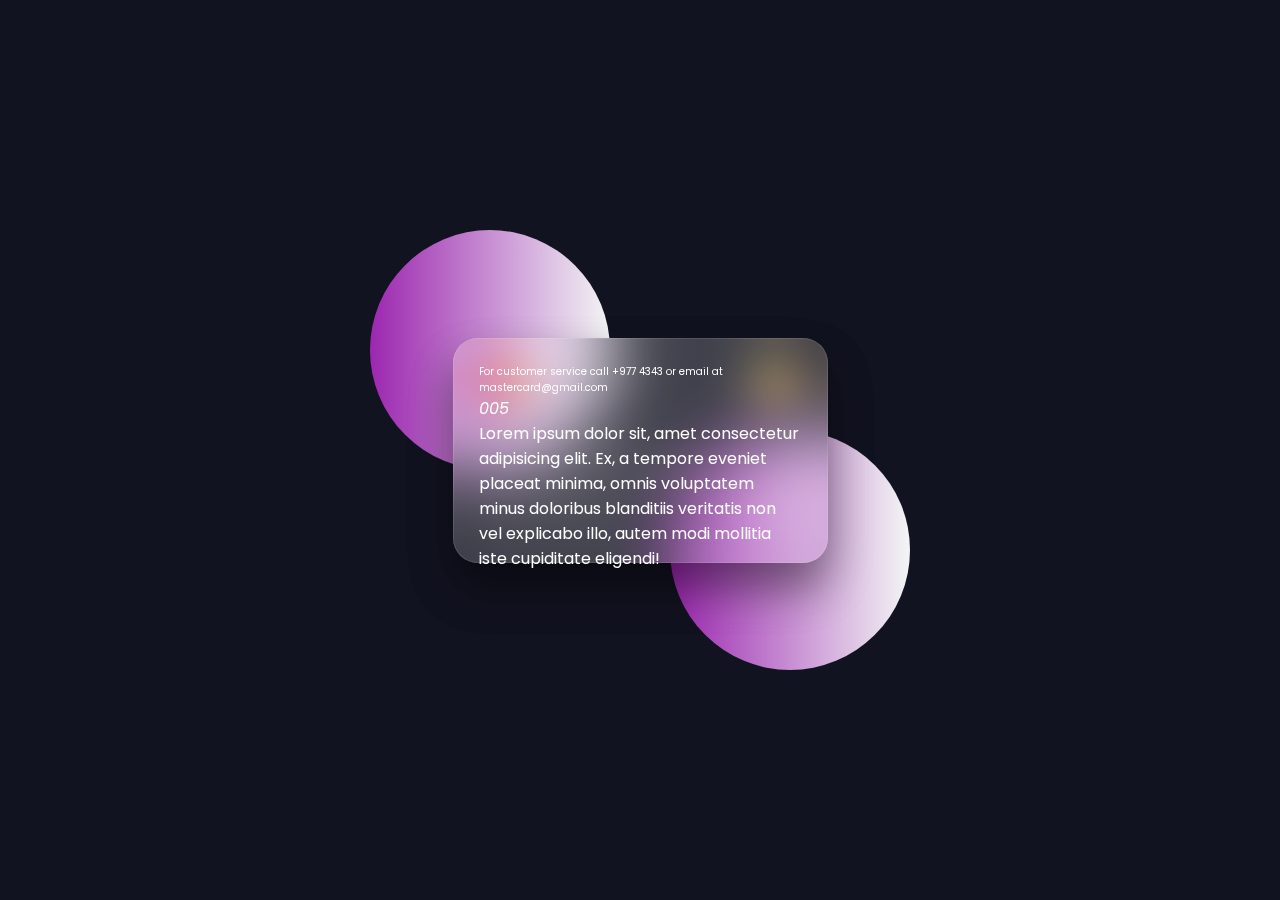
<file: Flipping Card UI Design/index.html>
<!DOCTYPE html>

<html lang="en">

<head>
  <meta charset="UTF-8">
  <meta name="viewport" content="width=device-width, initial-scale=1.0">
  <title>Flipping Card UI Design</title>
  <link rel="stylesheet" href="style.css">
</head>

<body>

  <section>
    <div class="container">
      
      <div class="card front-face">
        <header>
          <span class="logo">
            <img src="images/logo.png" alt="logo">
            <h5>Master Card</h5>
          </span>
          <img class="chip" src="images/chip.png" alt="chip">
        </header>

        <div class="card-details">
          <div class="name-number">
            <h6>Card Number</h6>
            <h5 class="number">8050 2030 3020 5040</h5>
            <h5 class="name">Prem Kumar Shahi</h5>
          </div>

          <div class="valid-date">
            <h6>Valid Thru</h6>
            <h5>05/28</h5>
          </div>
        </div>
      </div>
      
      <div class="card back-face">
        <h6>
          For customer service call +977 4343 or email at mastercard@gmail.com
        </h6>
        <span class="magnetic-stripe"></span>
        <div class="signature"><i>005</i></div>
        <h5>Lorem ipsum dolor sit, amet consectetur adipisicing elit. Ex, a tempore eveniet placeat minima, omnis voluptatem minus doloribus blanditiis veritatis non vel explicabo illo, autem modi mollitia iste cupiditate eligendi!</h5>
      </div>
    </div>
  </section>
</body>
</html>
</file>
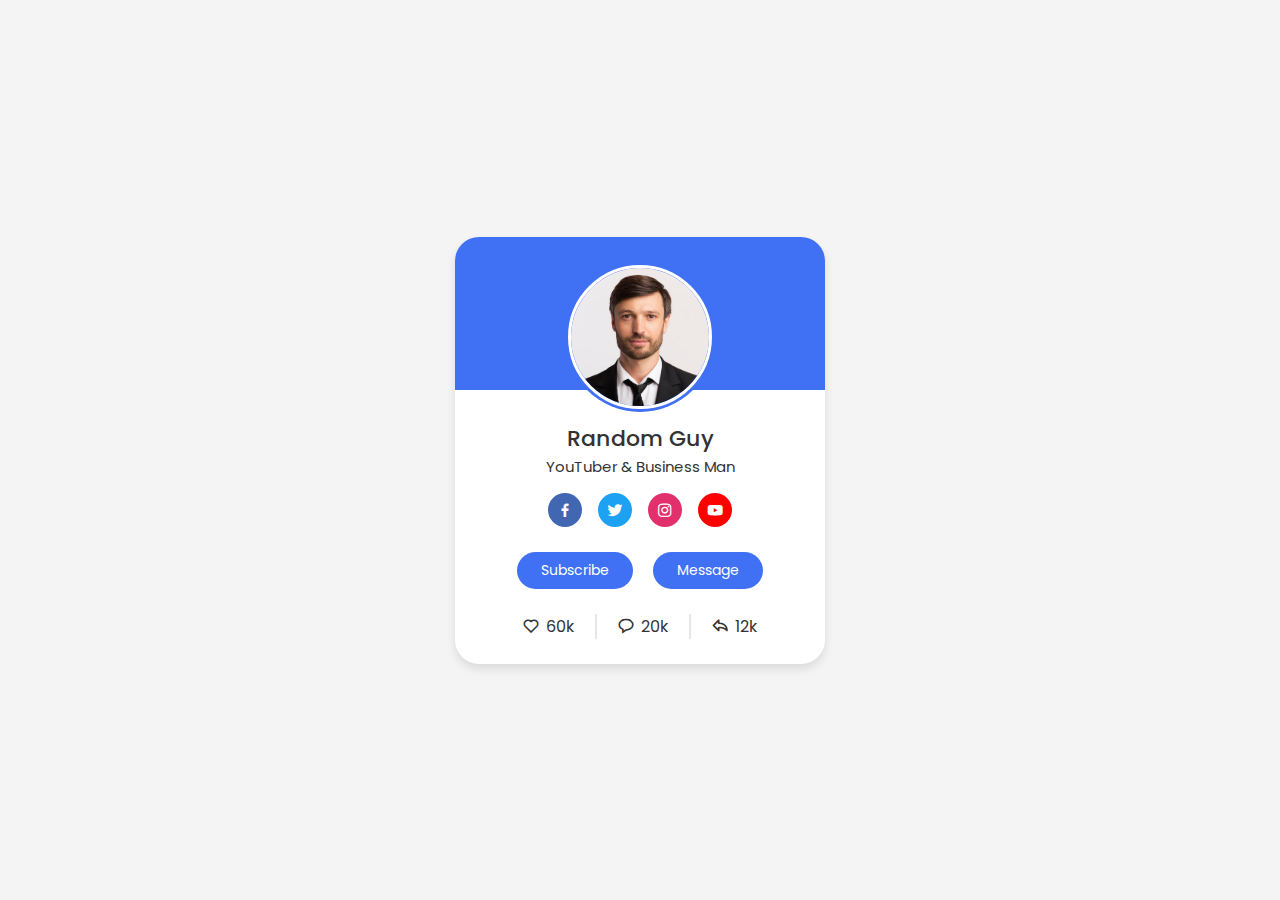
<file: profile-card.html>
<!DOCTYPE html>

<html lang="en">

<head>
  <meta charset="UTF-8">
  <meta name="viewport" content="width=device-width, initial-scale=1.0">
  <title>Profile Card UI Design</title>

  <link rel="stylesheet" href="profile-card.css">

  <link 
  href="https://unpkg.com/boxicons@2.1.2/css/boxicons.min.css"
  rel="stylesheet"
  />

</head>

<body>
  <div class = "profile-card">
    <div class="image">
      <img src="profile.jpg" alt="" class="profile-img" />
    </div>
    <div class="text-data">
      <span class="name">Random Guy</span>
      <span class="job">YouTuber & Business Man</span> 
    </div>

    <div class="media-buttons">
      <a href="#" style="background:#4267b2" class="link">
        <i class="bx bxl-facebook"></i>
      </a>
      <a href="#" style="background:#1da1f2" class="link">
        <i class="bx bxl-twitter"></i>
      </a>
      <a href="#" style="background: #e1306c" class="link">
        <i class="bx bxl-instagram"></i>
      </a>
      <a href="#" style="background: #ff0000" class="link">
        <i class="bx bxl-youtube"></i>
      </a>
    </div>

    <div class="buttons">
      <button class="button">Subscribe</button>
      <button class="button">Message</button>
    </div>

    <div class="analytics">
      <div class="data">
        <i class="bx bx-heart"></i>
        <span class="number">60k</span>
      </div>
      <div class="data">
        <i class="bx bx-message-rounded"></i>
        <span class="number">20k</span>
      </div>
      <div class="data">
        <i class="bx bx-share"></i>
        <span class="number">12k</span>
      </div>
    </div>
  </div>


  
</body>
</html>
</file>
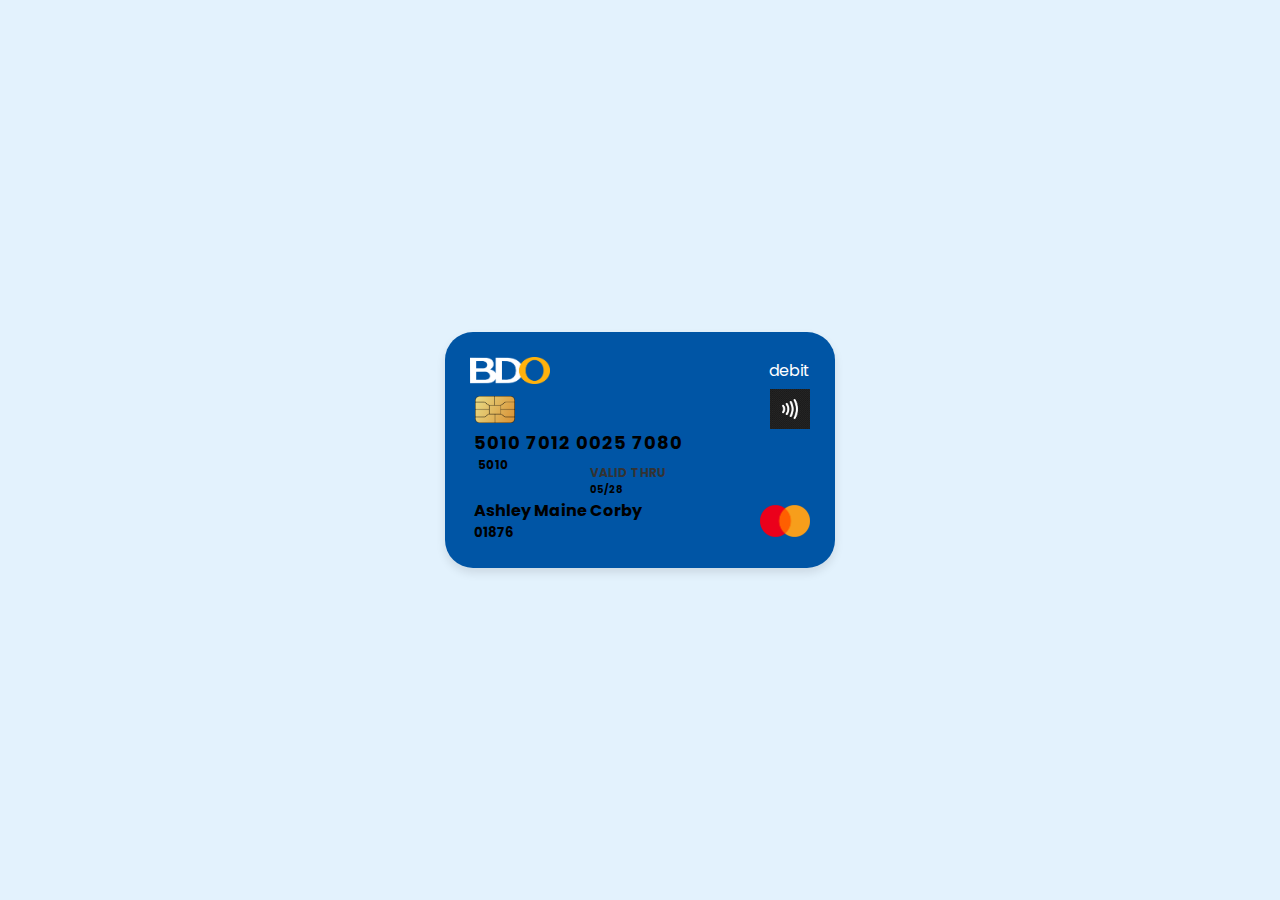
<file: Flipping Card UI Design/bdo-debit-card.html>
<!DOCTYPE html>

<html lang="en">

<head>
  <meta charset="UTF-8">
  <meta name="viewport" content="width=device-width, initial-scale=1.0">
  <title>BDO Debit Card Ui Design</title>
  <link rel="stylesheet" href="bdo-debit-card.css">
</head>
<body>
  <div class="container">

    <header>
      <span class="logo">
        <img src="images/bdo-logo.png" alt="">
      </span>
      <h5>debit</h5>
    </header>

    <div class="middle-section">
      <div class="chip-container">
        <img class="chip" src="images/chip.png" alt="">
      </div>

      <div class="contactless">
        <img src="images/contactless.png" alt="">
      </div>
    </div>

    <div class="card-deatils">

      <div class="debit-number">
        <h5 class="number">5010 7012 0025 7080</h5>
        <h5 class="card-num-preview">5010</h4>
      </div>
      
      <div class="valid-date">
        <h6 class="valid-thru">VALID THRU</h6>
        <h5 class="date">05/28</h5>
      </div>

      <div class="name-code-logo">
        <div class="name-code">
          <h5 class="name">Ashley Maine Corby</h5>
          <h5 class="code">01876</h5>
        </div>
        <img class="logo-bank" src="images/logo.png" alt="">
      </div>


        
    </div>

  </div>
  
</body>
</html>
</file>
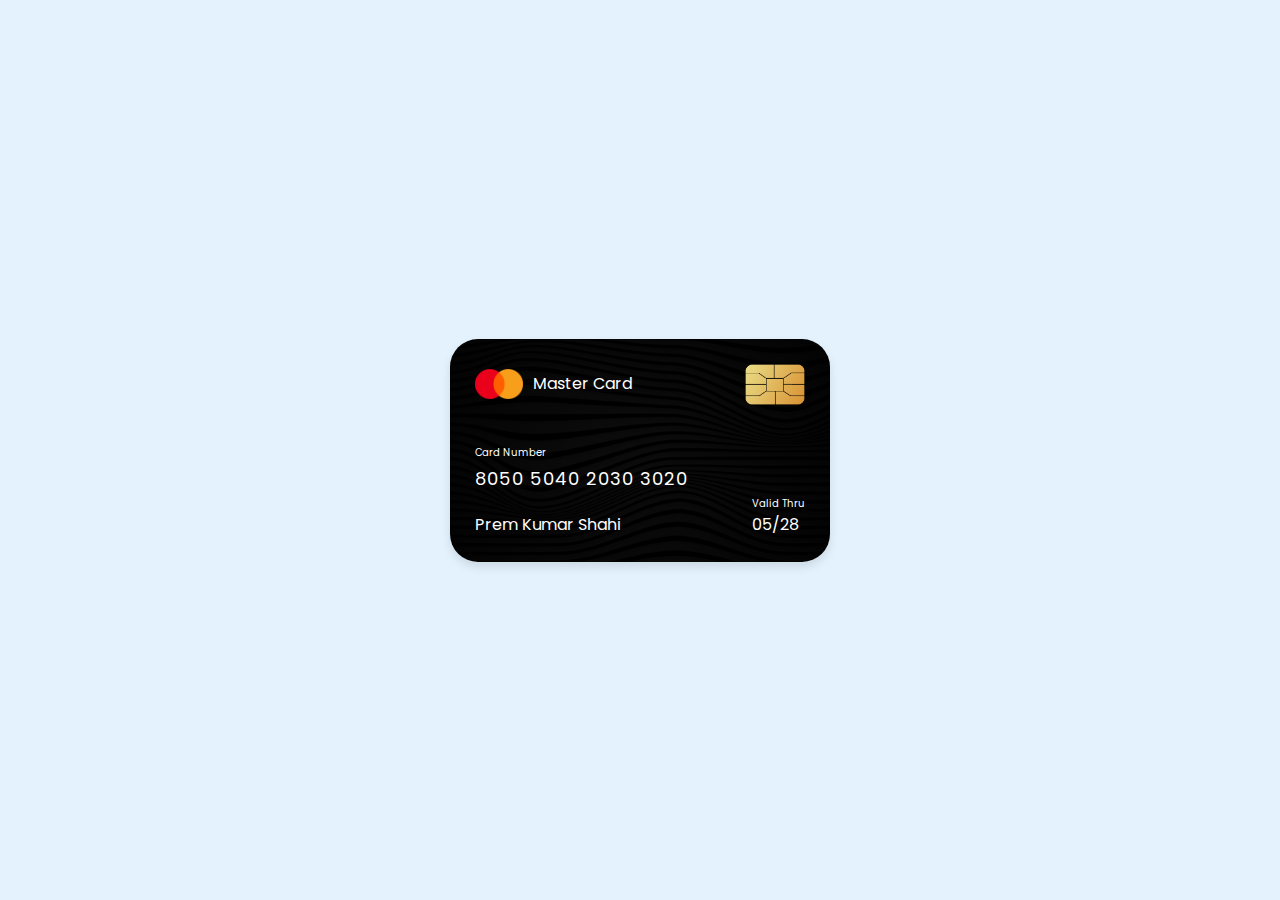
<file: Flipping Card UI Design/credit-card.html>
<!DOCTYPE html>

<html lang="en">

<head>
  <meta charset="UTF-8">
  <meta name="viewport" content="width=device-width, initial-scale=1.0">
  <title>Credit  Ui Design</title>
  <link rel="stylesheet" href="credit-card.css">
</head>

<body>
  <div class="container">

    <header>
      <span class="logo">
        <img src="images/logo.png" alt="">
        <h5>Master Card</h5>
      </span>
      <img class="chip" src="images/chip.png" alt="">
    </header>

    <div class="card-details">

      <div class="name-number">
        <h6>Card Number</h6>
        <h5 class="number">8050 5040 2030 3020</h5>
        <h5 class="name">Prem Kumar Shahi</h5>
      </div>

      <div class="valid-date">
        <h6>Valid Thru</h6>
        <h5>05/28</h5>
      </div>

    </div>
  </div>
</body>
</html>
</file>
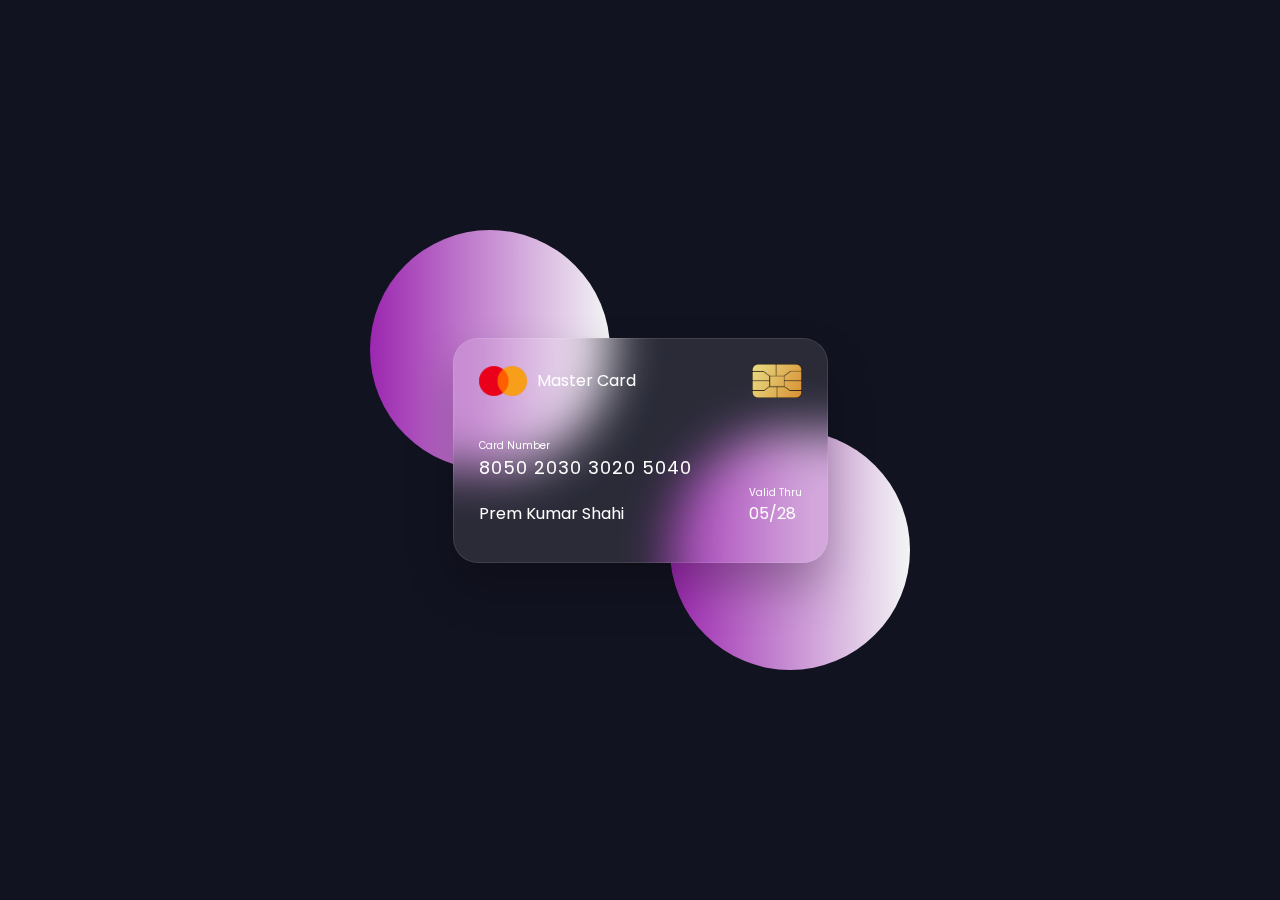
<file: Flipping Card UI Design/flipCard.html>
<!DOCTYPE html>

<html lang="en">

<head>
  <meta charset="UTF-8">
  <meta name="viewport" content="width=device-width, initial-scale=1.0">
  <title>Flipping Card UI Design</title>
  <link rel="stylesheet" href="flipCard.css">
</head>

<body>

  <section>
    <div class="container">
      
      <div class="card front-face">
        <header>
          <span class="logo">
            <img src="images/logo.png" alt="logo">
            <h5>Master Card</h5>
          </span>
          <img class="chip" src="images/chip.png" alt="chip">
        </header>

        <div class="card-details">
          <div class="name-number">
            <h6>Card Number</h6>
            <h5 class="number">8050 2030 3020 5040</h5>
            <h5 class="name">Prem Kumar Shahi</h5>
          </div>

          <div class="valid-date">
            <h6>Valid Thru</h6>
            <h5>05/28</h5>
          </div>
        </div>
      </div>
      
      <div class="card back-face">
        <h6>
          For customer service call +977 4343 or email at mastercard@gmail.com
        </h6>
        <span class="magnetic-stripe"></span>
        <div class="signature"><i>005</i></div>
        <h5>Lorem ipsum dolor sit, amet consectetur adipisicing elit. Ex, a tempore eveniet placeat minima, omnis voluptatem minus doloribus blanditiis veritatis non vel explicabo illo, autem modi mollitia iste cupiditate eligendi!</h5>
      </div>
    </div>
  </section>
</body>
</html>
</file>
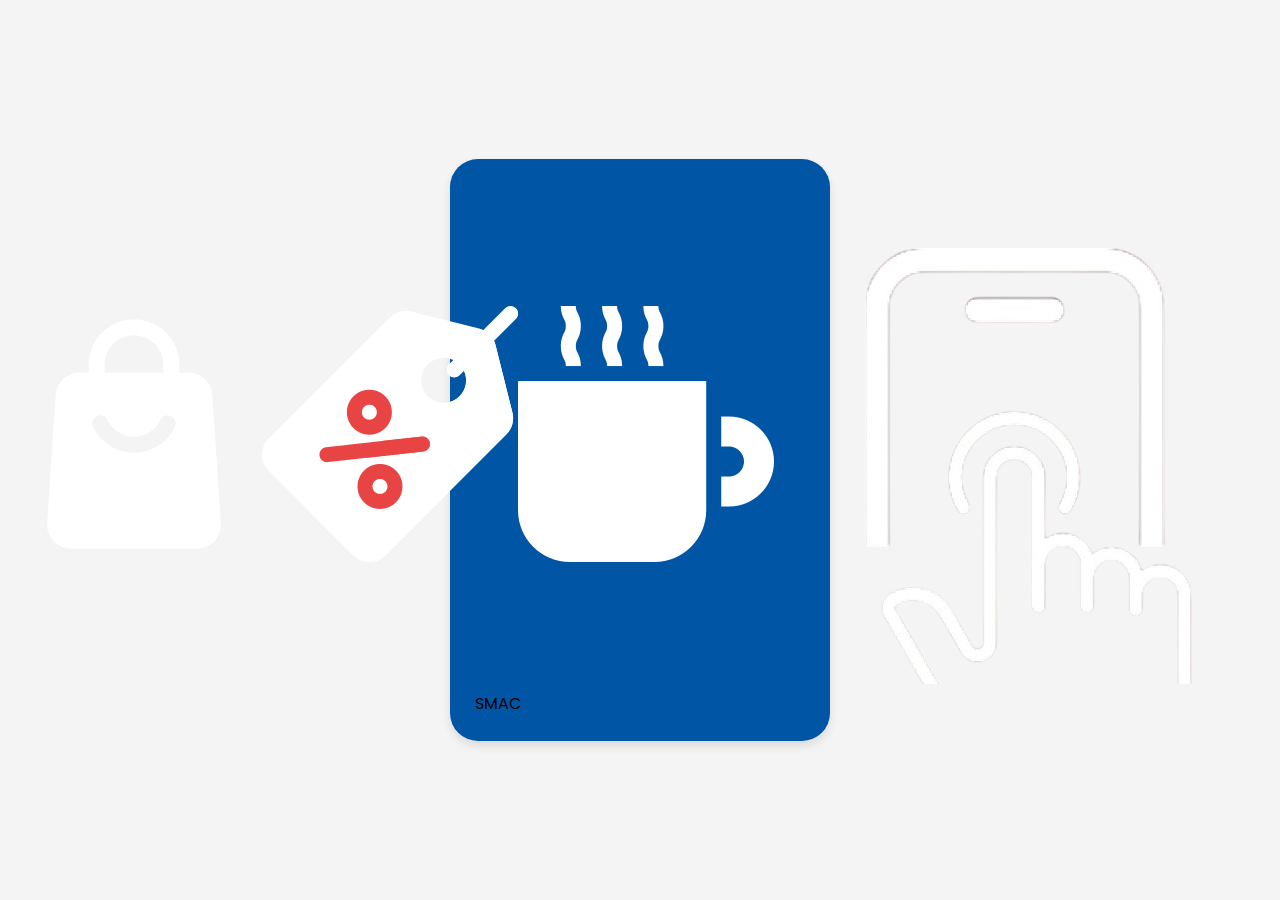
<file: Flipping Card UI Design/smac-card.html>
<!DOCTYPE html>

<html lang="en">
<head>
  <meta charset="UTF-8">
  <meta name="viewport" content="width=device-width, initial-scale=1.0">
  <title>Sm Card</title>
  <link rel="stylesheet" href="smac-card.css">
  <link href="https://fonts.googleapis.com/css2?family=Material+Symbols+Outlined" rel="stylesheet">

</head>

<body>

  <div class="container">

    <div class="icons">
      <div class="icon-circle icon-circle-blue">
        <img src="images/shopping-bag.png" alt="Shopping Bag">
      </div>

      <div class="icon-circle icon-circle-red">
        <img src="images/tag.png" alt="Discount Tag">
      </div>

      <div class="icon-circle icon-circle-pink">
        <img src="images/coffee-mug.png" alt="Coffee Mug">
      </div>

      <div class="icon-circle icon-circle-yellow">
        <img src="images/phone.png" alt="Phone">
      </div>
    </div>
    <div class="name">SMAC</div>
  </div>

</body>
</html>
</file>
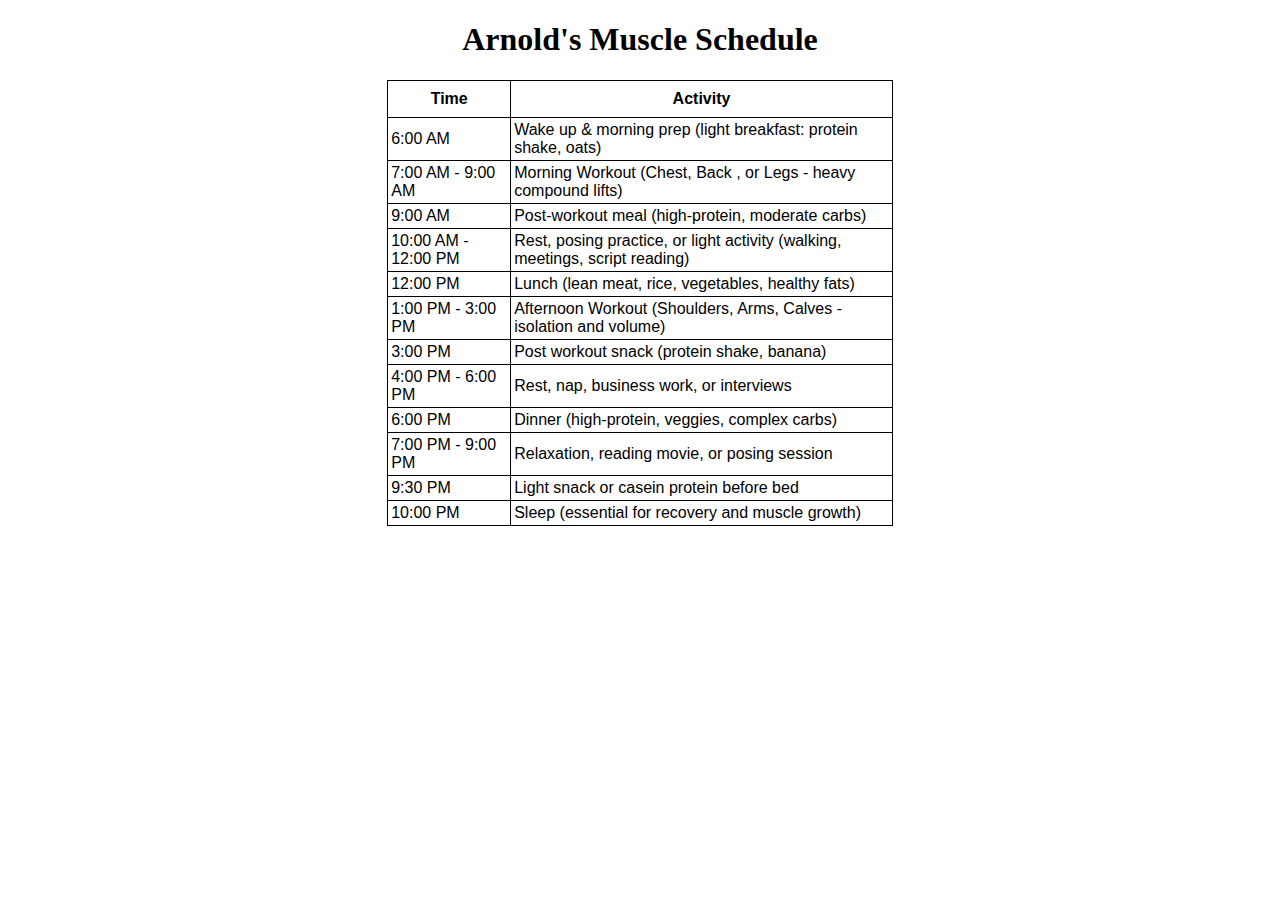
<file: HTML PROJECTS/arnold-muscle-schedule.html>
<!DOCTYPE html>

<html lang="en">

<head>
  <meta charset="UTF-8">
  <meta name="viewport" content="width=device-width, initial-scale=1.0">
  <title>Arnold Muscle Schedule</title>
  <link rel="stylesheet" href="arnold-muscle-schedule.css">
</head>

<body>
  <h1>Arnold's Muscle Schedule</h1>

  <table>

    <tr>
      <th>Time</th>
      <th>Activity</th>
    </tr>

    <tr>
      <td>6:00 AM</td>
      <td>Wake up & morning prep &#40;light breakfast: protein shake, oats&#41;</td>
    </tr>
    
    <tr>
      <td>7:00 AM &dash; 9:00 AM</td>
      <td>Morning Workout &#40;Chest, Back , or Legs &dash; heavy compound lifts&#41;</td>
    </tr>

    <tr>
      <td>9:00 AM</td>
      <td>Post&dash;workout meal &#40;high&dash;protein, moderate carbs&#41;</td>
    </tr>

    <tr>
      <td>10:00 AM &dash; 12:00 PM</td>
      <td>Rest, posing practice, or light activity &#40;walking, meetings, script reading&#41;</td>
    </tr>

    <tr>
      <td>12:00 PM</td>
      <td>Lunch &#40;lean meat, rice, vegetables, healthy fats&#41;</td>
    </tr>

    <tr>
      <td>1:00 PM &dash; 3:00 PM</td>
      <td>Afternoon Workout &#40;Shoulders, Arms, Calves &hyphen; isolation and volume&#41;</td>
    </tr>

    <tr>
      <td>3:00 PM</td>
      <td>Post workout snack &#40;protein shake, banana&#41;</td>
    </tr>

    <tr>
      <td>4:00 PM &dash; 6:00 PM</td>
      <td>Rest, nap, business work, or interviews</td>
    </tr>

    <tr>
      <td>6:00 PM</td>
      <td>Dinner &#40;high&dash;protein, veggies, complex carbs&#41;</td>
    </tr>

    <tr>
      <td>7:00 PM &dash; 9:00 PM</td>
      <td>Relaxation, reading movie, or posing session</td>
    </tr>

    <tr>
      <td>9:30 PM</td>
      <td>Light snack or casein protein before bed</td>
    </tr>
    
    <tr>
      <td>10:00 PM</td>
      <td>Sleep &#40;essential for recovery and muscle growth&#41;</td>
    </tr>
    
  </table>
</body>
</html>
</file>
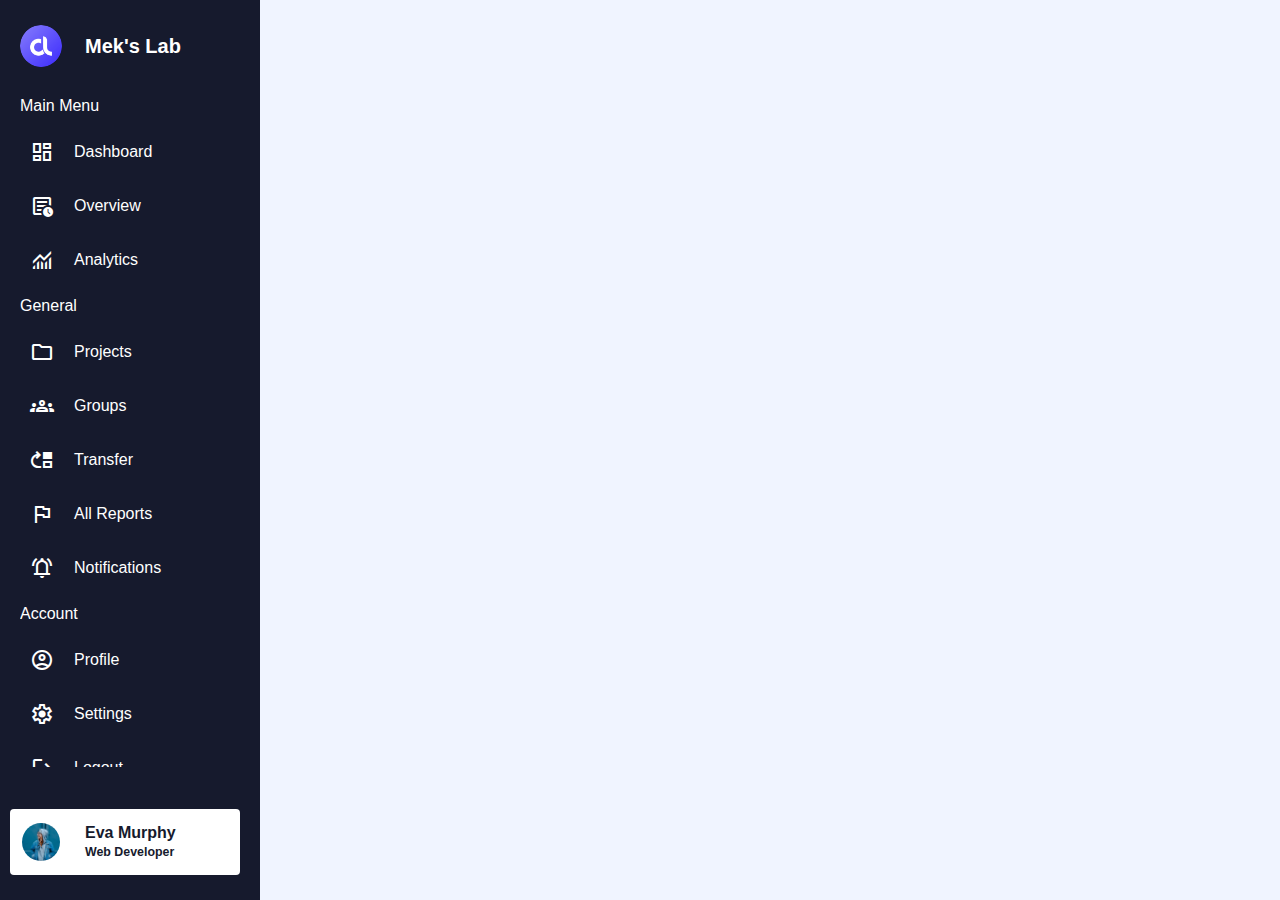
<file: Sidebar Menu HTML/side-nav.html>
<!DOCTYPE html>

<html lang="en">
<head>
  <meta charset="UTF-8">
  <meta name="viewport" content="width=device-width, initial-scale=1.0">
  <title>Responsive Sidebar Menu</title>
  <link rel="stylesheet" href="side-nav.css">

    <link rel="stylesheet" href="https://fonts.googleapis.com/css2?family=Material+Symbols+Outlined:opsz,wght,FILL,GRAD@20..48,100..700,0..1,-50..200&icons=dashboard,overview,monitoring,folder,groups,move_up,flag,notifications_active,account_circle,settings,logout" />

</head>

<body>

  <aside class="sidebar">

    <div class="sidebar-header">
      <img src="images/logo.png" alt="logo">
      <h2>Mek's Lab</h2>
    </div>

    <ul class="sidebar-links">
      <h4>
        <span>Main Menu</span>
        <div class="menu-separator"></div>
      </h4>
      <li>
        <a href="#">
          <span class="material-symbols-outlined">
            dashboard
          </span>Dashboard</a>
      </li>
      <li>
        <a href="#">
          <span class="material-symbols-outlined">
            overview
          </span>Overview</a>
      </li>
      <li>
        <a href="#"><span class="material-symbols-outlined">
            monitoring
          </span>Analytics</a>
      </li>
      <h4>
        <span>General</span>
        <div class="menu-separator"></div>
      </h4>
      <li>
        <a href="#">
          <span class="material-symbols-outlined">
            folder
          </span>Projects</a>
      </li>
      <li>
        <a href="#">
          <span class="material-symbols-outlined">
            groups
          </span>Groups</a>
      </li>
      <li>
        <a href="#">
          <span class="material-symbols-outlined">
            move_up
          </span>Transfer</a>
      </li>
      <li>
        <a href="#">
          <span class="material-symbols-outlined">
            flag
          </span>All Reports</a>
      </li>
      <li>
        <a href="#">
          <span class="material-symbols-outlined">
            notifications_active
          </span>Notifications</a>
      </li>
      <h4>
        <span>Account</span>
        <div class="menu-separator"></div>
      </h4>
      <li>
        <a href="#">
          <span class="material-symbols-outlined">
            account_circle
          </span>Profile</a>
      </li>
      <li>
        <a href="#">
          <span class="material-symbols-outlined">
            Settings
          </span>Settings</a>
      </li>
      <li>
        <a href="#">
          <span class="material-symbols-outlined">
            logout
          </span>Logout</a>
      </li>
    </ul>

    <div class="user-account">
      <div class="user-profile">
        <img src="images/profile-img.jpg" alt="profile-img">
        <div class="user-detail">
          <h3>Eva Murphy</h3>
          <span>Web Developer</span>
        </div>
      </div>
    </div>

  </aside>
</body>
</html>
</file>
<file: Flipping Card UI Design/style.css>
@import url("https://fonts.googleapis.com/css2?family=Poppins:wght@300;400;500;600&display=swap");


* {
  margin: 0;
  padding: 0;
  box-sizing: border-box;
  font-family: 'Poppins', sans-serif;
}

section {
  position: relative;
  min-height: 100vh;
  width: 100%;
  background-color: #121321;
  display: flex;
  align-items: center;
  justify-content: center;
  color: #fff;
}


section::before {
  content: "";
  position: absolute;
  height: 240px;
  width: 240px;
  border-radius: 50%;
  transform: translate(-150px, -100px);
  background: linear-gradient(90deg,#9c27b0,#f3f5f5);
}

section::after {
  content: "";
  position: absolute;
  height: 240px;
  width: 240px;
  border-radius: 50%;
  transform: translate(150px, 100px);
  background: linear-gradient(90deg,#9c27b0,#f3f5f5);
}

.container {
  position: relative;
  height: 225px;
  width: 375px;
  z-index: 100;
}

.container .card {
  position: absolute;
  height: 100%;
  width: 100%;
  padding: 25px;
  border-radius: 25px;
  backdrop-filter: blur(25px);
  background: rgba(255, 255, 255, 0.1);
  box-shadow: 0 25px 45px rgba(0, 0, 0, 0.25);
  border: 1px solid rgba(255, 255, 255, 0.1);
}

.front-face header,
.front-face .logo {
  display: flex;
  align-items: center;
}

.front-face header {
  justify-content: space-between;
}
.front-face .logo img {
  width: 48px;
  margin-right: 10px;
}

h5{
  font-size: 16px;
  font-weight: 400;
}

.front-face .chip {
  width: 50px;
}

.front-face .card-details {
  display: flex;
  margin-top: 40px;
  align-items: flex-end;
  justify-content: space-between;
}

h6 {
  font-size: 10px;
  font-weight: 400;
}

h5.number {
  font-size: 18px;
  letter-spacing: 1px;
}

h5.name {
  margin-top: 20px;
}
</file>
<file: profile-card.css>
@import url('https://fonts.googleapis.com/css2?family=Poppins:ital,wght@0,100;0,200;0,300;0,400;0,500;0,600;0,700;0,800;0,900;1,100;1,200;1,300;1,400;1,500;1,600;1,700;1,800;1,900&display=swap');

* {
  margin: 0;
  padding: 0;
  box-sizing: border-box;
  font-family: "Poppins", sans-serif;
}

body{
  height: 100vh;
  display: flex;
  align-items: center;
  justify-content: center;
  background-color: #f4f4f4;
}

.profile-card{
  display: flex;
  flex-direction: column;
  align-items: center;
  max-width: 370px;
  width: 100%;
  background: #fff;
  border-radius: 24px;
  padding: 25px;
  box-shadow: 0 5px 10px rgba(0, 0, 0, 0.1);
  position: relative;
}

.profile-card::before{
  content: "";
  position: absolute;
  top: 0;
  left: 0;
  height: 36%;
  width: 100%;
  border-radius: 24px 24px 0 0;
  background-color: #4070f4;
}

.image {
  position: relative;
  height: 150px;
  width: 150px;
  border-radius: 50%;
  background-color: #4070f4;
  padding: 3px;
  margin-bottom: 10px;
}

.image .profile-img {
  height: 100%;
  width: 100%;
  object-fit: cover;
  border-radius: 50%;
  border: 3px solid #fff;
}

.profile-card .text-data {
  display: flex;
  flex-direction: column;
  align-items: center;
  color: #333;
}

.text-data .name{
  font-size: 22px;
  font-weight: 500;
}

.text-data .job{
  font-size: 15px;
  font-weight: 400;
}

.profile-card  .media-buttons{
  display: flex;
  align-items: center;
  margin-top: 15px;
}

.media-buttons .link {
  display: flex;
  align-items: center;
  justify-content: center;
  color: #fff;
  font-size: 18px;
  height: 34px;
  width: 34px;
  border-radius: 50%;
  margin: 0 8px;
  background-color: #4070f4;
  text-decoration: none;
}

.profile-card .buttons {
  display: flex;
  align-items: center;
  margin-top: 25px;
}

.buttons .button{
  color: #fff;
  font-size: 14px;
  font-weight: 400;
  border: none;
  border-radius: 24px;
  margin: 0 10px;
  padding: 8px 24px;
  background-color:#4070f4;
  cursor: pointer;
  transition: all 0.3s ease;
}

.buttons .button:hover {
  background-color: #0e4bf1;
}

.profile-card .analytics {
  display: flex;
  align-items: center;
  margin-top: 25px;
}

.analytics .data {
  display: flex;
  align-items: center;
  color: #333;
  padding: 0 20px;
  border-right: 2px solid #e7e7e7;
}

.data i {
  font-size: 18px;
  margin-right: 6px;
}

.data:last-child {
  border-right: none;
}
</file>
<file: Flipping Card UI Design/bdo-debit-card.css>
@import url('https://fonts.googleapis.com/css2?family=Poppins:wght@300;400;500;600&display=swap');

* {
  margin: 0;
  padding: 0;
  box-sizing: border-box;
  font-family: "Poppins", sans-serif;
}

body {
  min-height: 100vh;
  display: flex;
  align-items: center;
  justify-content: center;
  background: #e3f2fd;
}

.container {
  position: relative;
  background-color: #0055A5;
  padding: 25px;
  border-radius: 28px;
  max-width: 390px;
  width: 100%;
  box-shadow: 0 5px 10px rgba(0, 0, 0, 0.1);
}

/* Header Section */
header, 
.logo {
  display: flex;
  align-items: center;
  justify-content: space-between;
}

.logo img {
  width: 80px;
}

header h5 {
  font-size: 16px;
  font-weight: 400;
  color: white;
}

/* Middle Section */
.container .middle-section {
  margin-top: 5px;
  display: flex;
  align-items: center;
  justify-content:  space-between;
}

.middle-section .chip-container {
  width: 70px;
  height: 40px;
  background: rgba(0, 85, 165, 0.1);
  display: flex;
  align-items: center;
  justify-content: flex-start;
}

middle-section,
.chip-container .chip {
  width: 40px;
  margin-left: 5px;
}

.middle-section .contactless {
  width: 70px;
  height: 40px;
  background: rgba(0, 85, 165, 0.1);
  display: flex;
  align-items: center;
  justify-content: flex-end;
}

.contactless img {
  width: 40px;
  background-color: transparent;
}

/* Card Details Section */
.container .card-details {
  display: flex;
  align-items: center;
  justify-content: center;
}

h5.number {
  margin-left: 4px;
  font-size: 18px;
  letter-spacing: 1px;
}

h5.card-num-preview {
  margin-left: 8px;
  font-size: 12px;
}

h6.valid-thru {
  margin-top: -10px;
  color: #333333;
  font-size: 12px;
}

h5.date {
  font-size: 10px;
}

h6.valid-thru, h5.date {
  margin-left: 120px;
}

h5.name {
  font-size: 16px;
}

h5.name, h5.code {
  margin-left: 4px;
}
img.logo-bank {
  width: 50px;
}

.container .name-code-logo {
  display: flex;
  align-items: center;
  justify-content: space-between;
}
</file>
<file: Flipping Card UI Design/credit-card.css>
@import url('https://fonts.googleapis.com/css2?family=Poppins:wght@300;400;500;600&display=swap');

/* 1st step*/
* {
  margin: 0;
  padding: 0;
  box-sizing: border-box;
  font-family: "Poppins", sans-serif;
}

/* 2nd step */
body {
  min-height: 100vh;
  display: flex;
  align-items: center;
  justify-content: center;
  background: #e3f2fd;
}

/* 3rd step */
.container {
  position: relative;
  background-image: url("images/bg.png");
  background-size: cover;
  padding: 25px;
  border-radius: 28px;
  max-width: 380px;
  width: 100%;
  box-shadow: 0 5px 10px rgba(0, 0, 0, 0.1);
}

header,
.logo{
  display: flex;
  align-items: center;
  justify-content: space-between;
}


.logo img {
  width: 48px;
  margin-right: 10px;
}

h5 {
  font-size: 16px;
  font-weight: 400;
  color: #fff;
}

header .chip {
  width: 60px;
}

/* CARD DETAILS */

/*Card number and Valid Thru*/
h6 {
  color: #fff;
  font-size: 10px;
  font-weight: 400;
}

/*Number*/
h5.number {
  margin-top: 4px;
  font-size: 18px;
  letter-spacing: 1px;
}

/*Name*/
h5.name {
  margin-top: 20px;
}

.container .card-details {
  margin-top: 40px;
  display:flex;
  justify-content: space-between;
  align-items: flex-end;
}
</file>
<file: Flipping Card UI Design/flipCard.css>
@import url("https://fonts.googleapis.com/css2?family=Poppins:wght@300;400;500;600&display=swap");


* {
  margin: 0;
  padding: 0;
  box-sizing: border-box;
  font-family: 'Poppins', sans-serif;
}

section {
  position: relative;
  min-height: 100vh;
  width: 100%;
  background-color: #121321;
  display: flex;
  align-items: center;
  justify-content: center;
  color: #fff;
  perspective: 1000px;
}


section::before {
  content: "";
  position: absolute;
  height: 240px;
  width: 240px;
  border-radius: 50%;
  transform: translate(-150px, -100px);
  background: linear-gradient(90deg,#9c27b0,#f3f5f5);
}

section::after {
  content: "";
  position: absolute;
  height: 240px;
  width: 240px;
  border-radius: 50%;
  transform: translate(150px, 100px);
  background: linear-gradient(90deg,#9c27b0,#f3f5f5);
}

.container {
  position: relative;
  height: 225px;
  width: 375px;
  z-index: 100;
  transition: 0.6s;
  transform-style: preserve-3d;
}

.container:hover {
  transform: rotateY(180deg);
}

.container .card {
  position: absolute;
  height: 100%;
  width: 100%;
  padding: 25px;
  border-radius: 25px;
  backdrop-filter: blur(25px);
  background: rgba(255, 255, 255, 0.1);
  box-shadow: 0 25px 45px rgba(0, 0, 0, 0.25);
  border: 1px solid rgba(255, 255, 255, 0.1);
  backface-visibility: hidden;
}

.front-face header,
.front-face .logo {
  display: flex;
  align-items: center;
}

.front-face header {
  justify-content: space-between;
}
.front-face .logo img {
  width: 48px;
  margin-right: 10px;
}

h5{
  font-size: 16px;
  font-weight: 400;
}

.front-face .chip {
  width: 50px;
}

.front-face .card-details {
  display: flex;
  margin-top: 40px;
  align-items: flex-end;
  justify-content: space-between;
}

h6 {
  font-size: 10px;
  font-weight: 400;
}

h5.number {
  font-size: 18px;
  letter-spacing: 1px;
}

h5.name {
  margin-top: 20px;
}

.card.back-face {
  border:none;
  padding: 15px 25px 25px 25px;
  transform: rotateY(180deg);
}

.card.back-face h6 {
  font-size: 8px;
}

.card.back-face .magnetic-stripe {
  position: absolute;
  top: 40px;
  left: 0;
  height: 45px;
  width: 100%;
  background: #000;
}

.card.back-face .signature {
  display: flex;
  justify-content: flex-end;
  align-items: center;
  margin-top: 80px;
  height: 40px;
  width: 85%;
  border-radius: 6px;
  background: repeating-linear-gradient(
    #fff,
    #fff 3px,
    #efefef 0px,
    #efefef 9px
  );
}

.signature i {
  color: #000;
  font-size: 12px;
  padding: 4px 6px;
  border-radius: 4px;
  background-color: #fff;
  margin-right: -30px;
  z-index: -1;
}

.card.back-face h5 {
  font-size: 8px;
  margin-top: 15px;

}
</file>
<file: Flipping Card UI Design/smac-card.css>
@import url('https://fonts.googleapis.com/css2?family=Poppins:ital,wght@0,100;0,200;0,300;0,400;0,500;0,600;0,700;0,800;0,900;1,100;1,200;1,300;1,400;1,500;1,600;1,700;1,800;1,900&display=swap');

* {
  margin: 0;
  padding: 0;
  box-sizing: border-box;
  font-family: 'Poppins', sans-serif;
}

body {
  min-height: 100vh;
  display: flex;
  align-items: center;
  justify-content: center;
  background: #f4f4f4;
}

.container {
  position: relative;
  background-color: #0055A5;
  padding: 25px;
  border-radius: 28px;
  max-width: 380px;
  width: 100%;
  box-shadow: 0 5px 10px rgba(0, 0, 0, 0.1);
}

/*ICONS CONTAINER*/
.container .icons {
  display: flex;
  align-items: center;
  justify-content: center;
}
</file>
<file: HTML PROJECTS/arnold-muscle-schedule.css>
h1{
  text-align: center;
}

table, th, td {
  font-family: Arial, Helsssvetica, sans-serif;
  border: 1px solid black;
  padding: 3px;
  border-collapse: collapse;
}

table {
  margin: auto;
  height: 60%;
  width: 40%;

}

th {
  height: 30px;
}

td{
  text-align:left;
  
}
</file>
<file: Sidebar Menu HTML/side-nav.css>
* {
  margin: 0;
  padding: 0;
  box-sizing: border-box;
  font-family: "Poppins", sans-serif;
}
body {
  min-height: 100vh;
  background: #F0F4FF;
}
.sidebar {
  position: fixed;
  top: 0;
  left: 0;
  height: 100%;
  width: 85px;
  display: flex;
  overflow-x: hidden;
  flex-direction: column;
  background: #161a2d;
  padding: 25px 20px;
  transition: all 0.4s ease;
}
.sidebar:hover {
  width: 260px;
}
.sidebar .sidebar-header {
  display: flex;
  align-items: center;
}
.sidebar .sidebar-header img {
  width: 42px;
  border-radius: 50%;
}
.sidebar .sidebar-header h2 {
  color: #fff;
  font-size: 1.25rem;
  font-weight: 600;
  white-space: nowrap;
  margin-left: 23px;
}
.sidebar-links h4 {
  color: #fff;
  font-weight: 500;
  white-space: nowrap;
  margin: 10px 0;
  position: relative;
}
.sidebar-links h4 span {
  opacity: 0;
}
.sidebar:hover .sidebar-links h4 span {
  opacity: 1;
}
.sidebar-links .menu-separator {
  position: absolute;
  left: 0;
  top: 50%;
  width: 100%;
  height: 1px;
  transform: scaleX(1);
  transform: translateY(-50%);
  background: #4f52ba;
  transform-origin: right;
  transition-delay: 0.2s;
}
.sidebar:hover .sidebar-links .menu-separator {
  transition-delay: 0s;
  transform: scaleX(0);
}
.sidebar-links {
  list-style: none;
  margin-top: 20px;
  height: 80%;
  overflow-y: auto;
  scrollbar-width: none;
}
.sidebar-links::-webkit-scrollbar {
  display: none;
}
.sidebar-links li a {
  display: flex;
  align-items: center;
  gap: 0 20px;
  color: #fff;
  font-weight: 500;
  white-space: nowrap;
  padding: 15px 10px;
  text-decoration: none;
  transition: 0.2s ease;
}
.sidebar-links li a:hover {
  color: #161a2d;
  background: #fff;
  border-radius: 4px;
}
.user-account {
  margin-top: auto;
  padding: 12px 10px;
  margin-left: -10px;
}
.user-profile {
  display: flex;
  align-items: center;
  color: #161a2d;
}
.user-profile img {
  width: 42px;
  border-radius: 50%;
  border: 2px solid #fff;
}
.user-profile h3 {
  font-size: 1rem;
  font-weight: 600;
}
.user-profile span {
  font-size: 0.775rem;
  font-weight: 600;
}
.user-detail {
  margin-left: 23px;
  white-space: nowrap;
}
.sidebar:hover .user-account {
  background: #fff;
  border-radius: 4px;
}
</file>
